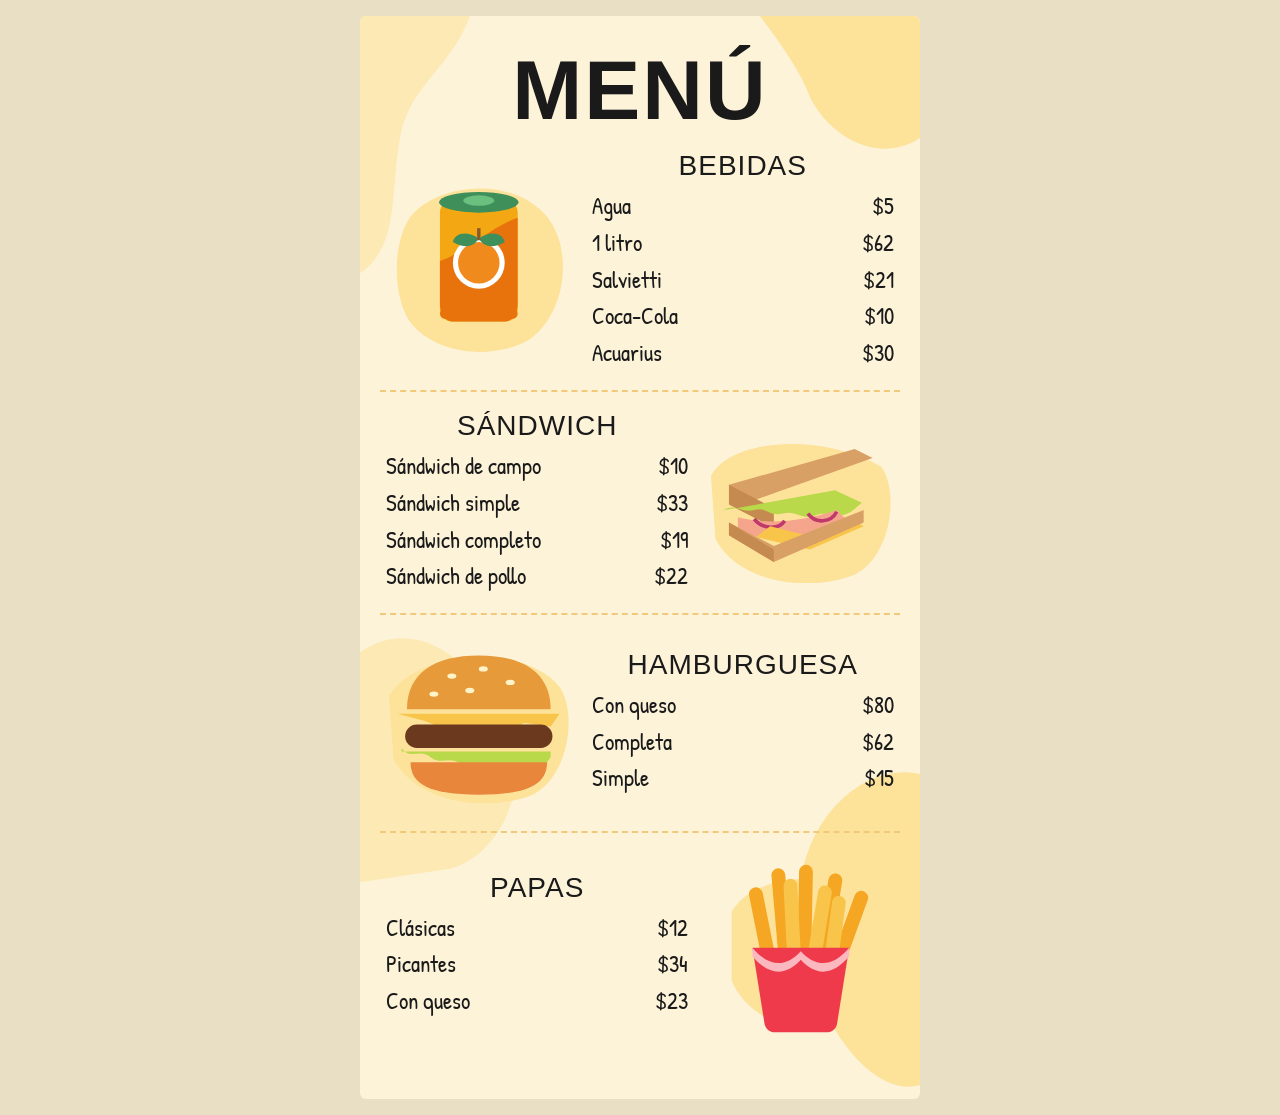
<file: basico/index.html>
<!DOCTYPE html>
<html lang="es">
<head>
<meta charset="UTF-8">
<meta name="viewport" content="width=device-width, initial-scale=1">
<title>Menú</title>
<link href="https://fonts.googleapis.com/css2?family=Chewy&family=Patrick+Hand&display=swap" rel="stylesheet">
<style>
  :root{--bg:#fdf3d9;--blob:#fde29a;--ink:#1a1a1a;--line:#f2c97a}
  *{box-sizing:border-box;margin:0}
  body{background:#e9dfc4;display:flex;justify-content:center;padding:16px;font-family:'Patrick Hand','Comic Sans MS',sans-serif;color:var(--ink)}
  .menu{position:relative;width:100%;max-width:560px;background:var(--bg);overflow:hidden;padding:32px 20px 40px;border-radius:6px}
  .bg{position:absolute;inset:0;width:100%;height:100%;z-index:0}
  .menu>*:not(.bg){position:relative;z-index:1}
  h1{font-family:'Chewy','Arial Black',sans-serif;font-size:clamp(56px,14vw,84px);text-align:center;letter-spacing:2px;line-height:1}
  section{display:grid;align-items:center;gap:8px;padding:18px 0;border-bottom:2px dashed var(--line)}
  section:last-of-type{border-bottom:0}
  section.izq{grid-template-columns:38% 1fr}
  section.der{grid-template-columns:1fr 38%}
  section.der svg{order:2}
  h2{font-family:'Chewy','Arial Black',sans-serif;font-size:28px;text-align:center;letter-spacing:1px;margin-bottom:6px;font-weight:400}
  ul{list-style:none;padding:0 6px}
  li{display:flex;justify-content:space-between;gap:16px;font-size:clamp(18px,4.6vw,23px);line-height:1.6}
  li b{font-weight:400}
  svg.ilus{width:100%;height:auto;max-height:190px}
  @media print{body{background:#fff;padding:0}}
</style>
</head>
<body>
<main class="menu">

  <!-- Manchas decorativas de fondo -->
  <svg class="bg" viewBox="0 0 560 800" preserveAspectRatio="none" aria-hidden="true">
    <path fill="#fde29a" d="M400 0h160v90c-40 20-90 0-110-30-10-20-30-40-50-60z"/>
    <path fill="#fde9b3" d="M0 0h110c-20 40-60 50-70 90-10 40 0 80-40 100z"/>
    <path fill="#fde9b3" d="M0 470c60-30 120 10 150 60 20 40-10 90-60 100L0 640z"/>
    <path fill="#fde29a" d="M560 560c-60-10-130 40-120 110 10 70 70 130 120 120z"/>
  </svg>

  <h1>MENÚ</h1>

  <!-- BEBIDAS -->
  <section class="izq">
    <svg class="ilus" viewBox="0 0 200 220" role="img" aria-label="Lata de refresco">
      <path fill="#fde29a" d="M20 60c30-40 120-50 160 0 30 40 20 110-20 140-40 25-110 20-140-20-20-30-20-90 0-120z"/>
      <rect x="55" y="40" width="90" height="140" rx="14" fill="#f3a712"/>
      <path fill="#e8730c" d="M55 110c30-10 60-40 90-50v100c0 8-6 20-14 20H69c-8 0-14-12-14-20z"/>
      <ellipse cx="100" cy="42" rx="46" ry="12" fill="#3f8f5b"/>
      <ellipse cx="100" cy="40" rx="18" ry="6" fill="#6bbf7f"/>
      <rect x="55" y="165" width="90" height="12" rx="6" fill="#e8730c"/>
      <circle cx="100" cy="112" r="30" fill="#fff"/>
      <circle cx="100" cy="112" r="24" fill="#f08a1c"/>
      <path fill="#3f8f5b" d="M100 84c-14-10-28-6-30 4 14 8 24 6 30-4zM100 84c14-10 28-6 30 4-14 8-24 6-30-4z"/>
      <rect x="98" y="72" width="4" height="14" fill="#8a5a2b"/>
    </svg>
    <div>
      <h2>BEBIDAS</h2>
      <ul>
        <li><b>Agua</b><span>$5</span></li>
        <li><b>1 litro</b><span>$62</span></li>
        <li><b>Salvietti</b><span>$21</span></li>
        <li><b>Coca-Cola</b><span>$10</span></li>
        <li><b>Acuarius</b><span>$30</span></li>
      </ul>
    </div>
  </section>

  <!-- SÁNDWICH -->
  <section class="der">
    <div>
      <h2>SÁNDWICH</h2>
      <ul>
        <li><b>Sándwich de campo</b><span>$10</span></li>
        <li><b>Sándwich simple</b><span>$33</span></li>
        <li><b>Sándwich completo</b><span>$19</span></li>
        <li><b>Sándwich de pollo</b><span>$22</span></li>
      </ul>
    </div>
    <svg class="ilus" viewBox="0 0 220 180" role="img" aria-label="Sándwich">
      <path fill="#fde29a" d="M10 60c20-40 120-50 190-10 20 30 10 100-30 120-50 20-130 10-155-40z"/>
      <path fill="#d9a066" d="M30 70l140-40 20 10-140 50z"/>
      <path fill="#c58a50" d="M30 70v22l50 26v-22z"/>
      <path fill="#b9d94a" d="M24 98c14-8 20 4 34 0s16 8 32 4 20 8 36 2 22 6 40-4l12-10-30-14-110 20z"/>
      <path fill="#f6a58d" d="M40 106c30 8 70 6 110-8l14 14c-40 18-90 22-124 10z"/>
      <path fill="none" stroke="#c0396b" stroke-width="4" d="M58 108c10 12 28 12 34 2M118 102c8 12 26 10 32-2"/>
      <path fill="#f8c44a" d="M60 128l60 14 60-26-14-8-50 18-40-10z"/>
      <path fill="#d9a066" d="M30 126l50 30 100-44v-14l-100 40-50-26z"/>
      <path fill="#c58a50" d="M30 112v14l50 30v-14z"/>
    </svg>
  </section>

  <!-- HAMBURGUESA -->
  <section class="izq">
    <svg class="ilus" viewBox="0 0 220 200" role="img" aria-label="Hamburguesa">
      <path fill="#fde29a" d="M10 70c30-50 150-60 190-10 20 30 10 100-30 120-50 20-130 10-155-40z"/>
      <path fill="#e69a3a" d="M30 85c0-40 30-60 80-60s80 20 80 60z"/>
      <g fill="#fff3c9"><ellipse cx="80" cy="48" rx="5" ry="3"/><ellipse cx="115" cy="40" rx="5" ry="3"/><ellipse cx="145" cy="55" rx="5" ry="3"/><ellipse cx="100" cy="64" rx="5" ry="3"/><ellipse cx="60" cy="68" rx="5" ry="3"/></g>
      <path fill="#f8c44a" d="M20 90h180l-10 14-30-4-20 16-25-14-40 6-25-10z"/>
      <rect x="28" y="102" width="164" height="26" rx="13" fill="#6b3a1e"/>
      <path fill="#b9d94a" d="M24 128c10 14 20 0 32 10s22-2 34 8 24-2 36 8 24-4 36 2 20-6 28-18v-6H24z"/>
      <path fill="#e8873c" d="M34 144h152c0 24-20 36-76 36s-76-12-76-36z"/>
    </svg>
    <div>
      <h2>HAMBURGUESA</h2>
      <ul>
        <li><b>Con queso</b><span>$80</span></li>
        <li><b>Completa</b><span>$62</span></li>
        <li><b>Simple</b><span>$15</span></li>
      </ul>
    </div>
  </section>

  <!-- PAPAS -->
  <section class="der">
    <div>
      <h2>PAPAS</h2>
      <ul>
        <li><b>Clásicas</b><span>$12</span></li>
        <li><b>Picantes</b><span>$34</span></li>
        <li><b>Con queso</b><span>$23</span></li>
      </ul>
    </div>
    <svg class="ilus" viewBox="0 0 200 220" role="img" aria-label="Papas fritas">
      <path fill="#fde29a" d="M20 70c30-50 140-50 170 0 20 40 10 110-30 130-50 20-120 0-140-50z"/>
      <g stroke-linecap="round" stroke-width="16">
        <path stroke="#f5a623" d="M62 120L48 50M82 120L74 28M104 120l2-96M126 120l14-86M146 120l24-66"/>
        <path stroke="#f8c44a" d="M92 120L88 40M116 120l12-72M136 120l8-60"/>
      </g>
      <path fill="#ee3a4b" d="M44 112h112l-14 88c-1 6-6 10-12 10H70c-6 0-11-4-12-10z"/>
      <path fill="#fbb8bf" d="M44 112c20 24 40 22 56 4 16 18 36 20 56-4v10c-20 24-40 22-56 4-16 18-36 20-56-4z"/>
    </svg>
  </section>

</main>
</body>
</html>
</file>
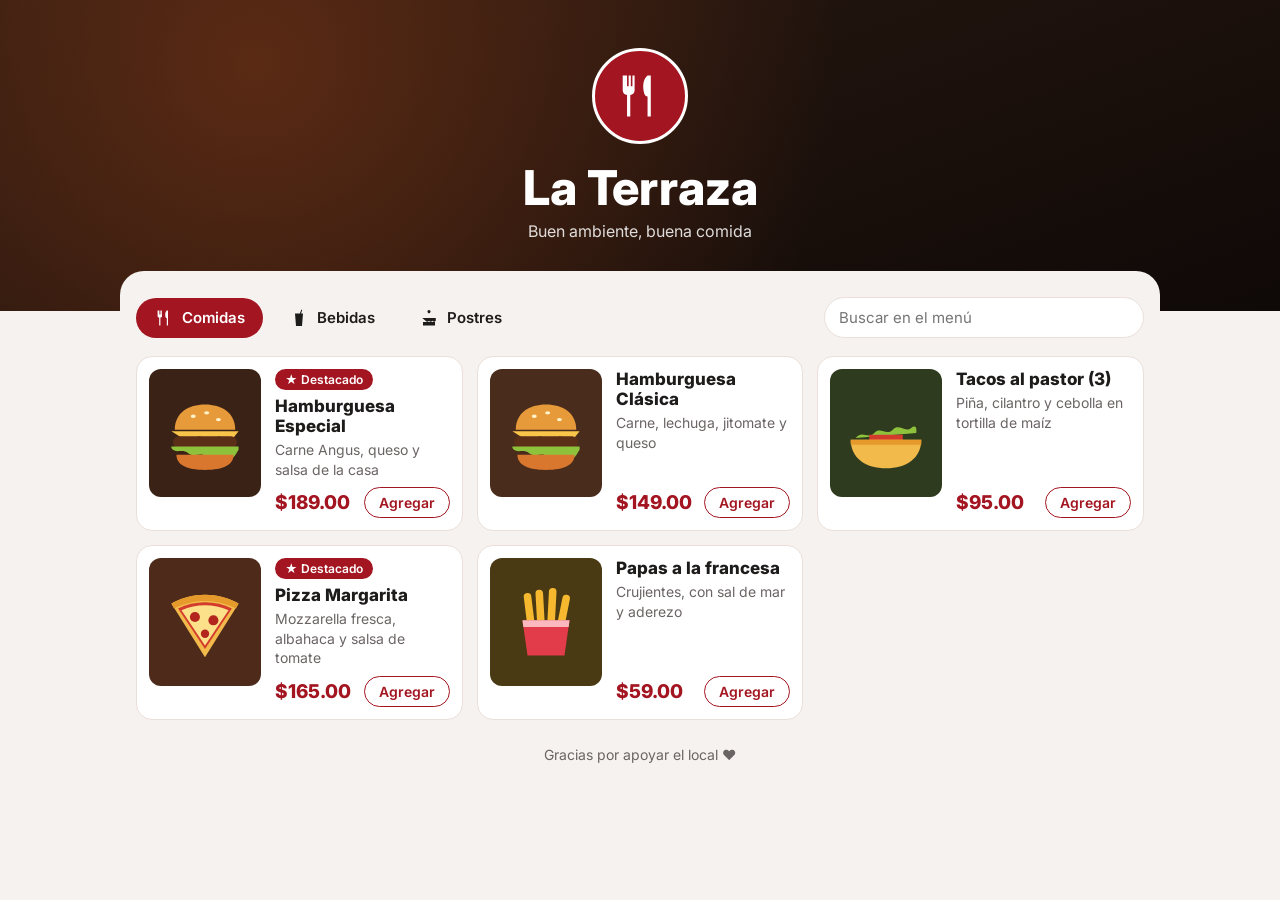
<file: plata/index.html>
<!DOCTYPE html>
<html lang="es">
<head>
<meta charset="UTF-8">
<meta name="viewport" content="width=device-width, initial-scale=1">
<title>La Terraza · Menú</title>
<link href="https://fonts.googleapis.com/css2?family=Inter:wght@400;600;800&display=swap" rel="stylesheet">
<link rel="stylesheet" href="css/style.css">
</head>
<body>

<!-- Ilustraciones reutilizables -->
<svg width="0" height="0" style="position:absolute" aria-hidden="true">
  <symbol id="i-comida" viewBox="0 0 100 100"><path fill="currentColor" d="M18 12v28c0 5 4 8 8 8v40h6V48c4 0 8-3 8-8V12h-4v20h-3V12h-4v20h-3V12zM64 12c-8 6-10 20-6 34 1 3 3 5 6 5v37h6V12z"/></symbol>
  <symbol id="i-bebida" viewBox="0 0 100 100"><path fill="currentColor" d="M30 28h40l-5 62H35zM62 8l4 2-6 18h-6z"/></symbol>
  <symbol id="i-postre" viewBox="0 0 100 100"><path fill="currentColor" d="M50 10a8 8 0 0 1 8 8c0 6-8 10-8 10s-8-4-8-10a8 8 0 0 1 8-8zM16 50h68v14c-6 6-12 6-17 0-5 6-12 6-17 0-5 6-12 6-17 0zM20 70h60v18H20z"/></symbol>

  <symbol id="burger" viewBox="0 0 100 100">
    <path fill="#e69a3a" d="M14 46c0-20 16-30 36-30s36 10 36 30z"/>
    <g fill="#fff3c9"><ellipse cx="36" cy="30" rx="3" ry="2"/><ellipse cx="52" cy="26" rx="3" ry="2"/><ellipse cx="66" cy="34" rx="3" ry="2"/></g>
    <path fill="#f8c44a" d="M10 48h80l-8 10-16-4-10 8-12-8-18 4z"/>
    <rect x="12" y="54" width="76" height="14" rx="7" fill="#5b2f17"/>
    <path fill="#8fc23c" d="M10 68c6 8 12 0 20 6s14-2 22 4 14-4 22 2 12-4 16-10v-4H10z"/>
    <path fill="#d9772e" d="M16 76h68c0 12-12 18-34 18S16 88 16 76z"/>
  </symbol>
  <symbol id="taco" viewBox="0 0 100 100">
    <path fill="#8fc23c" d="M14 56c8-10 14 2 22-6s14 4 22-4 14 4 22-2 6 6 6 6z"/>
    <path fill="#d33b2c" d="M30 52h40v8H30z"/>
    <path fill="#f2b94b" d="M8 58h84c0 22-18 34-42 34S8 80 8 58z"/>
    <path fill="#e59a2b" d="M8 58h84v6H8z"/>
  </symbol>
  <symbol id="pizza" viewBox="0 0 100 100">
    <path fill="#f2b94b" d="M50 92L10 28c24-14 56-14 80 0z"/>
    <path fill="#e59a2b" d="M10 28c24-14 56-14 80 0l-3 6c-23-12-51-12-74 0z"/>
    <path fill="#d33b2c" d="M50 82L18 34c20-10 44-10 64 0z"/>
    <path fill="#fde08a" d="M50 78L22 36c18-8 38-8 56 0z"/>
    <circle cx="38" cy="44" r="6" fill="#b3261e"/><circle cx="60" cy="48" r="6" fill="#b3261e"/><circle cx="50" cy="64" r="5" fill="#b3261e"/>
  </symbol>
  <symbol id="fries" viewBox="0 0 100 100">
    <g stroke-linecap="round" stroke-width="9" stroke="#f5b82e"><path d="M32 52L28 20M44 52l-2-36M56 52l2-38M68 52l6-30"/></g>
    <path fill="#e23b4a" d="M22 48h56l-6 42H28z"/>
    <path fill="#fbb8bf" d="M22 48h56l-1 8H23z"/>
  </symbol>
  <symbol id="soda" viewBox="0 0 100 100">
    <path fill="#f2d7b0" d="M24 24h52l-6 8H30z"/>
    <path fill="#c0392b" d="M28 32h44l-5 58H33z"/>
    <path fill="#e85a4a" d="M28 32h44l-1 12H27z"/>
    <path fill="#fff" d="M52 8l4 2-4 14h-5z"/>
  </symbol>
  <symbol id="coffee" viewBox="0 0 100 100">
    <path fill="#fff" d="M16 38h56v28c0 14-10 24-28 24S16 80 16 66z"/>
    <path fill="none" stroke="#fff" stroke-width="7" d="M72 46h6a10 10 0 0 1 0 22h-8"/>
    <path fill="#6b3a1e" d="M18 40h52v6H18z"/>
    <path fill="none" stroke="#f2d7b0" stroke-width="3" stroke-linecap="round" d="M34 28c-4-6 4-8 0-14M50 28c-4-6 4-8 0-14"/>
  </symbol>
  <symbol id="juice" viewBox="0 0 100 100">
    <path fill="#fde0a0" d="M26 24h48l-6 66H32z"/>
    <path fill="#f08a1c" d="M28 40h44l-4 50H32z"/>
    <circle cx="72" cy="26" r="14" fill="#f9a42a"/><circle cx="72" cy="26" r="10" fill="#fcd67a"/>
    <path stroke="#f9a42a" stroke-width="2" d="M72 16v20M62 26h20"/>
  </symbol>
  <symbol id="cake" viewBox="0 0 100 100">
    <path fill="#8a4b2a" d="M14 56l72-12v30L14 84z"/>
    <path fill="#fbe3c2" d="M14 70l72-12v6L14 76z"/>
    <path fill="#a8582f" d="M14 56l72-12-10-14L22 40z"/>
    <path fill="#fff" d="M22 40l54-10 10 14-72 12z" opacity=".35"/>
    <circle cx="58" cy="30" r="7" fill="#d9253a"/>
  </symbol>
  <symbol id="icecream" viewBox="0 0 100 100">
    <path fill="#e2b06a" d="M32 52h36L50 94z"/>
    <path stroke="#c98d45" stroke-width="2" d="M38 60l24 8M36 70l20 8"/>
    <circle cx="50" cy="40" r="20" fill="#f7b6c9"/>
    <circle cx="42" cy="28" r="14" fill="#fff3d6"/>
    <circle cx="60" cy="26" r="6" fill="#d9253a"/>
  </symbol>
  <symbol id="flan" viewBox="0 0 100 100">
    <ellipse cx="50" cy="82" rx="38" ry="8" fill="#fff"/>
    <path fill="#f6c453" d="M22 74c0-26 12-40 28-40s28 14 28 40z"/>
    <path fill="#b8631a" d="M22 74c0-14 4-24 10-30 6 8 10 14 18 14s12-6 18-14c6 6 10 16 10 30z"/>
  </symbol>
</svg>

<header class="hero">
  <div class="logo" aria-hidden="true"><svg width="54" height="54" viewBox="0 0 100 100" style="color:#fff"><use href="#i-comida"/></svg></div>
  <h1>La Terraza</h1>
  <p>Buen ambiente, buena comida</p>
</header>

<main class="panel">
  <div class="tools">
    <div class="tabs" role="tablist" id="tabs"></div>
    <input type="search" id="q" placeholder="Buscar en el menú" aria-label="Buscar en el menú">
  </div>
  <div class="grid" id="grid" role="tabpanel"></div>
  <p class="foot">Gracias por apoyar el local ❤️</p>
</main>

<div class="bar" id="bar">
  <span id="resumen"></span>
  <button class="clear" id="vaciar">Vaciar</button>
</div>

<script src="js/script.js"></script>
</body>
</html>
</file>
<file: plata/css/style.css>
:root{--red:#a31621;--red2:#7d0f18;--ink:#1e1b1b;--mute:#6b6464;--bg:#f6f2ef;--card:#fff;--line:#eadfd9}
  @media (prefers-color-scheme:dark){:root{--ink:#f4ecea;--mute:#b5a8a5;--bg:#17120f;--card:#221b18;--line:#372c27}}
  *{box-sizing:border-box;margin:0}
  body{font-family:Inter,system-ui,sans-serif;background:var(--bg);color:var(--ink);padding-bottom:90px}
  .hero{background:radial-gradient(circle at 20% 20%,#5a2a14,transparent 55%),linear-gradient(160deg,#2b1a12,#0f0907);color:#fff;text-align:center;padding:48px 20px 70px}
  .logo{width:96px;height:96px;border-radius:50%;background:var(--red);border:3px solid #fff;margin:0 auto 14px;display:grid;place-items:center}
  .hero h1{font-size:clamp(30px,6vw,48px);font-weight:800}
  .hero p{opacity:.85;margin-top:4px}
  .panel{max-width:1040px;margin:-40px auto 0;background:var(--bg);border-radius:24px 24px 0 0;padding:18px 16px}
  .tools{display:flex;gap:10px;flex-wrap:wrap;align-items:center;justify-content:space-between;position:sticky;top:0;background:var(--bg);padding:8px 0 12px;z-index:5}
  .tabs{display:flex;gap:8px;overflow-x:auto}
  .tab{border:0;background:transparent;color:var(--ink);font:600 15px Inter,sans-serif;padding:10px 18px;border-radius:999px;cursor:pointer;display:flex;gap:8px;align-items:center;white-space:nowrap;transition:.2s}
  .tab svg{width:20px;height:20px}
  .tab[aria-selected=true]{background:var(--red);color:#fff}
  .tab:focus-visible,button:focus-visible,input:focus-visible{outline:3px solid #f0a;outline-offset:2px}
  input[type=search]{border:1px solid var(--line);background:var(--card);color:var(--ink);padding:10px 14px;border-radius:999px;font:400 15px Inter,sans-serif;min-width:200px;flex:1;max-width:320px}
  .grid{display:grid;gap:14px;grid-template-columns:repeat(auto-fill,minmax(300px,1fr));margin-top:6px}
  .card{display:flex;gap:14px;background:var(--card);border:1px solid var(--line);border-radius:16px;padding:12px;animation:in .3s ease}
  @keyframes in{from{opacity:0;transform:translateY(8px)}to{opacity:1;transform:none}}
  @media (prefers-reduced-motion:reduce){.card{animation:none}}
  .thumb{flex:0 0 112px;height:128px;border-radius:12px;display:grid;place-items:center}
  .thumb svg{width:84px;height:84px}
  .info{display:flex;flex-direction:column;flex:1;min-width:0}
  .badge{align-self:flex-start;background:var(--red);color:#fff;font-size:12px;font-weight:600;padding:3px 10px;border-radius:999px;margin-bottom:6px}
  .info h3{font-size:17px;font-weight:800}
  .info p{color:var(--mute);font-size:14px;margin:4px 0 8px;line-height:1.4}
  .row{margin-top:auto;display:flex;justify-content:space-between;align-items:center}
  .price{color:var(--red);font-weight:800;font-size:19px}
  @media (prefers-color-scheme:dark){.price{color:#ff7a84}}
  .add{border:1px solid var(--red);color:var(--red);background:transparent;font:600 14px Inter,sans-serif;padding:6px 14px;border-radius:999px;cursor:pointer}
  .add:hover{background:var(--red);color:#fff}
  .empty{grid-column:1/-1;text-align:center;color:var(--mute);padding:40px 0}
  .foot{text-align:center;color:var(--mute);font-size:14px;margin:26px 0 8px}
  .bar{position:fixed;left:0;right:0;bottom:0;background:var(--red2);color:#fff;display:flex;justify-content:center;gap:16px;align-items:center;padding:14px 16px;transform:translateY(100%);transition:.25s}
  .bar.on{transform:none}
  .bar button{border:0;border-radius:999px;padding:8px 16px;font:600 14px Inter,sans-serif;cursor:pointer}
  .bar .clear{background:transparent;color:#fff;text-decoration:underline}
  @media (max-width:420px){.grid{grid-template-columns:1fr}.thumb{flex-basis:96px}}
</file>
